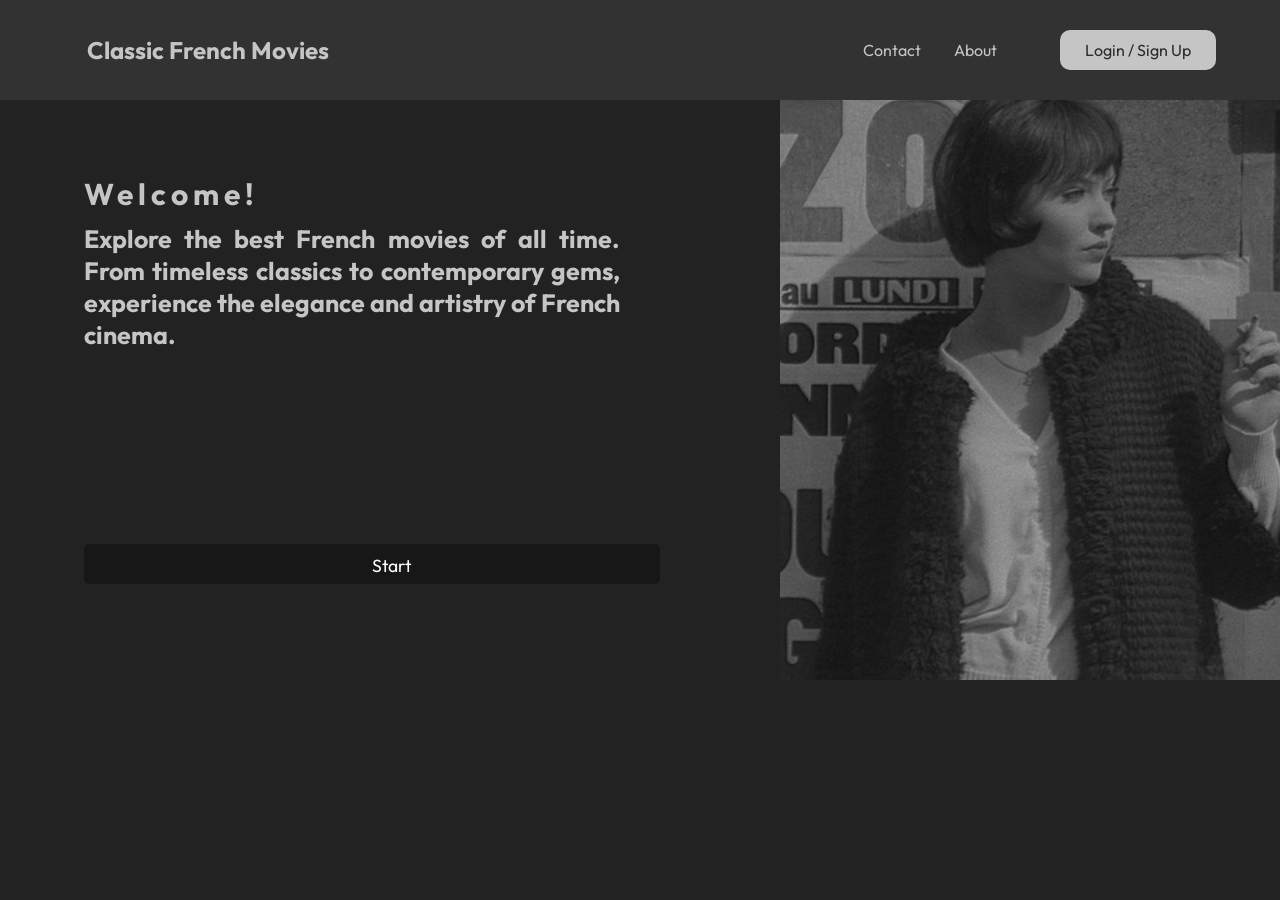
<file: index.html>
<!DOCTYPE html>
<html lang="en">

<head>
    <meta charset="UTF-8">
    <meta name="viewport" content="width=device-width, initial-scale=1.0">
    <title>French Movies</title>
    <link rel="stylesheet" href="css/style.css">
    <link rel="shortcut icon" href="imagens/icon/smoking_rooms_24dp_E3E3E3_FILL0_wght400_GRAD0_opsz24.svg"
        type="image/x-icon">
</head>

<body>
    <nav class="navbar">
        <div class="logo">
            <h1>Classic French Movies</h1>
        </div>
        <div class="menu">
            <a href="#">Contact</a>
            <a href="#">About</a>
            <a id="login" href="login.html">Login / Sign Up</a>

        </div>



    </nav>
    <header class="header">
        <div class="headline">
            <h2 class="principal">Welcome!</h2>
            <h2 class="texto">Explore the best French movies of all time. From timeless classics to contemporary gems,
                experience the elegance and artistry of French cinema.</h2>

            <a class="start-btn" href="start.html">Start</a>
        </div>

        <div class="imagem-a">
            <img src="imagens/vivre_sa_vie_film_en_douze_tableaux-944472124-large.jpg">
        </div>

    </header>
</body>

</html>
</file>
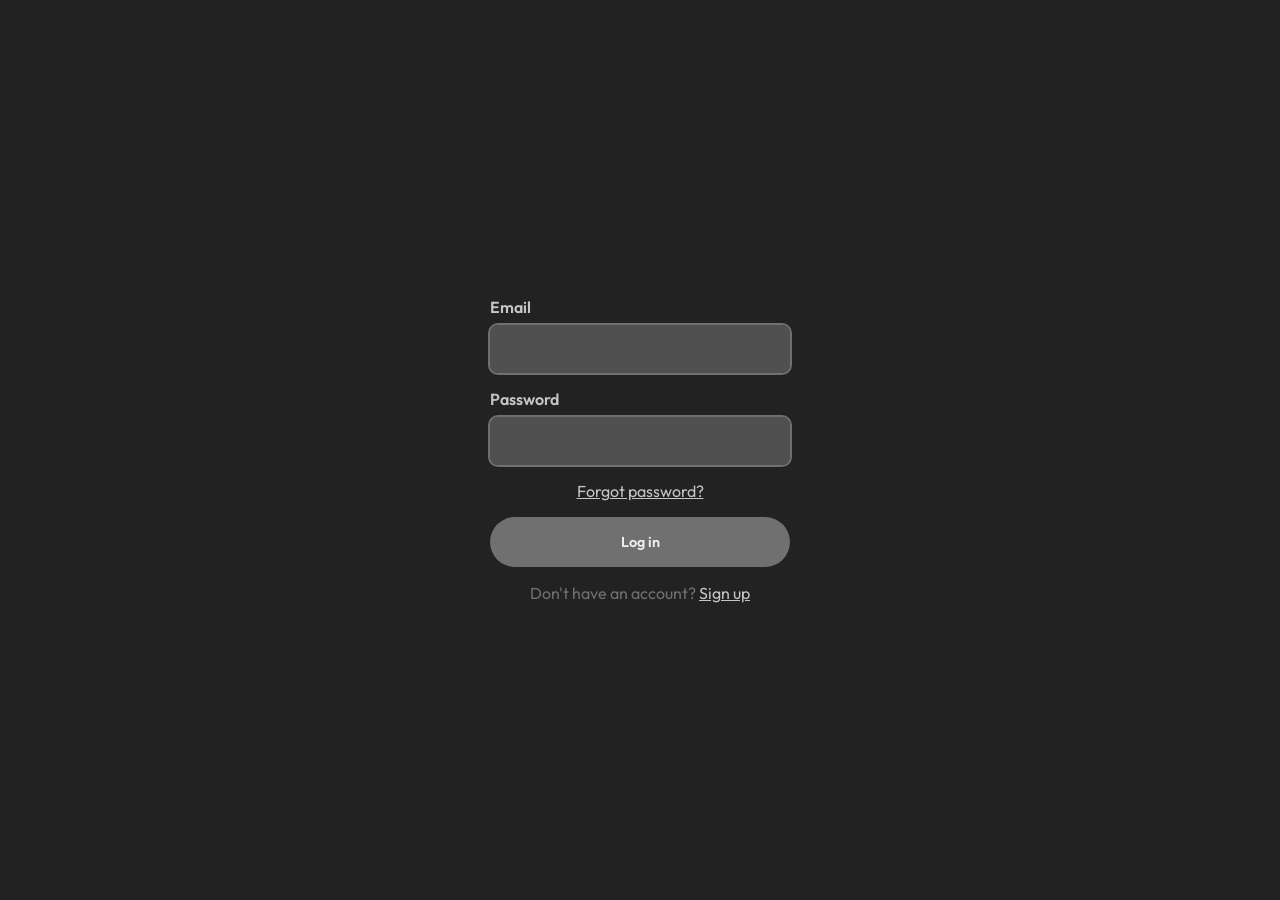
<file: login.html>
<!DOCTYPE html>
<html lang="en">
<head>
    <meta charset="UTF-8">
    <meta name="viewport" content="width=device-width, initial-scale=1.0">
    <link rel="stylesheet" href="css/login.css">
    <title>Login</title>
    <link rel="shortcut icon" href="imagens/icon/smoking_rooms_24dp_E3E3E3_FILL0_wght400_GRAD0_opsz24.svg" type="image/x-icon">
</head>
<body>
<form class="form">
    <span class="input-span">
      <label for="email" class="label">Email</label>
      <input type="email" name="email" id="email"
    /></span>
    <span class="input-span">
      <label for="password" class="label">Password</label>
      <input type="password" name="password" id="password"
    /></span>
    <span class="span"><a href="#">Forgot password?</a></span>
    <input class="submit" type="submit" value="Log in" />
    <span class="span">Don't have an account? <a href="#">Sign up</a></span>
  </form>
  
</body>
</html>
</file>
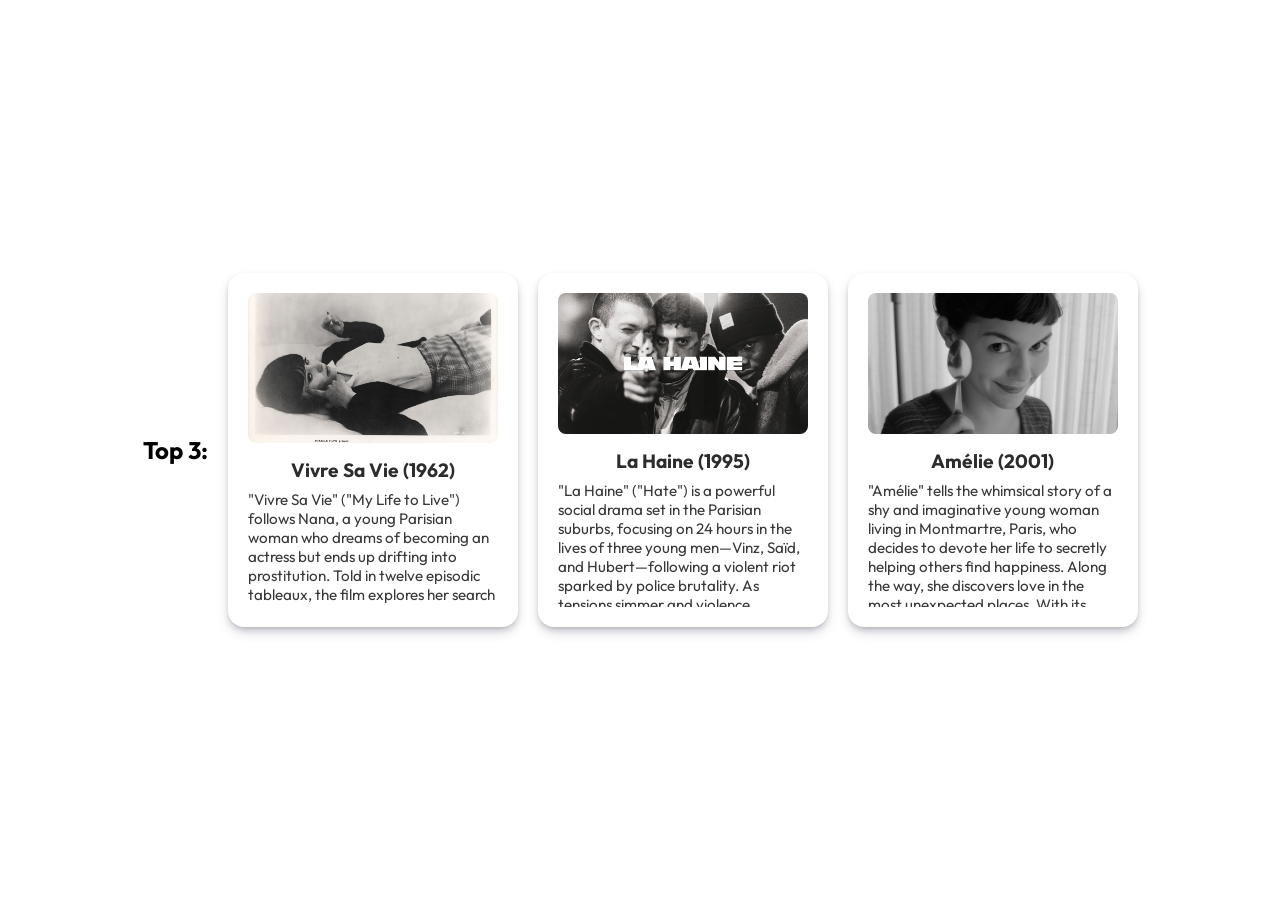
<file: start.html>
<!DOCTYPE html>
<html lang="en">

<head>
  <meta charset="UTF-8" />
  <meta name="viewport" content="width=device-width, initial-scale=1.0" />
  <title>French Movies</title>
  <link rel="stylesheet" href="css/style_start.css" />
  <link rel="shortcut icon" href="imagens/icon/smoking_rooms_24dp_E3E3E3_FILL0_wght400_GRAD0_opsz24.svg"
    type="image/x-icon" />
</head>

<body>
  <header class="header">
    <div class="headline">
        <h2 class="title">Top 3:</h2>
      <div class="card">
        <img src="imagens/vivre-sa-vie-md-web.jpg" class="card-img" />
        <div class="card-content">
          <h3 class="card-title">Vivre Sa Vie (1962)</h3>
          <p class="card-text">"Vivre Sa Vie" ("My Life to Live") follows Nana, a young Parisian woman who dreams of becoming an actress but ends up drifting into prostitution. Told in twelve episodic tableaux, the film explores her search for meaning, identity, and autonomy in a world that constantly objectifies her. Jean-Luc Godard combines philosophical dialogue, documentary-style realism, and experimental techniques to craft a haunting portrait of modern alienation.</p>
        </div>
      </div>

      <div class="card">
        <img src="imagens/La-Haine-Banner.jpg" class="card-img" />
        <div class="card-content">
          <h3 class="card-title">La Haine (1995)</h3>
          <p class="card-text">"La Haine" ("Hate") is a powerful social drama set in the Parisian suburbs, focusing on 24 hours in the lives of three young men—Vinz, Saïd, and Hubert—following a violent riot sparked by police brutality. As tensions simmer and violence threatens to erupt again, the film examines the cycle of hate and the harsh realities of poverty, racism, and police oppression in marginalized communities. It's raw, intense, and tragically relevant.</p>
        </div>
      </div>

      <div class="card">
        <img src="imagens/imageedit_1_7944686282.jpg" class="card-img" />
        <div class="card-content">
          <h3 class="card-title">Amélie (2001)</h3>
          <p class="card-text">"Amélie" tells the whimsical story of a shy and imaginative young woman living in Montmartre, Paris, who decides to devote her life to secretly helping others find happiness. Along the way, she discovers love in the most unexpected places. With its vibrant visuals, quirky characters, and heartwarming tone, the film is a charming celebration of kindness, fate, and the little joys of life.

          </p>
        </div>
      </div>
    </div>
  </header>
</body>

</html>
</file>
<file: css/style.css>
@import url('https://fonts.googleapis.com/css2?family=Outfit:wght@100..900&display=swap');

* {
    box-sizing: border-box;
    font-family: "Outfit", sans-serif;
    --eerie-black: #222222ff;
    --jet: #393939ff;
    --silver: #C5C5C5ff;
    --jet-2: #323232ff;
    --jet-3: #2C2C2Cff;

}

body {
    margin: 0;
    overflow-x: hidden;
    overflow-y: hidden;
}

.navbar {
    display: flex;
    flex-flow: row wrap;
    height: 100px;
    background: var(--jet-2);
    justify-content: center;
    align-items: center;
    width: 100%;
    position: fixed;
    z-index: 10;
}

.logo {
    flex: 20%;
    /* border: 1px solid red;     */
    color: blue;
    text-align: center;
    margin-left: 5%;
}

.logo h1 {
    /* border: 1px solid red;     */
    color: var(--silver);
    text-align: center;

}


.menu {
    flex: 70%;
    text-align: right;
    padding: 20px;
}

.menu a {
    text-decoration: none;
    flex: 70%;
    text-align: right;
    padding: 15px;
}

a {
    color: var(--silver);

}

.menu a:hover {
    flex: 60%;
    text-align: right;
    padding: 15px;
    border-bottom: 3px solid #C5C5C5ff;
}

#login {
    background: var(--silver);
    padding: 10px 25px;
    color: var(--jet-3);
    border-radius: 10px;
    margin-right: 5%;
    margin-left: 5%;
}

#login:hover {
    background: black;
    padding: 10px 25px;
    color: var(--silver);
    border-bottom: 3px solid var(--silver);

}


.header {
    display: flex;
    flex-flow: row wrap;
    position: relative;
    min-height: 100vh;
    background: var(--eerie-black);
    padding-top: 130px;

}

.headline {
    padding: 20px;
    flex: 1;
    max-width: 45%;
    margin-left: 5%;
    position: relative;
    z-index: 2;

}

.principal {
    color: var(--silver);
    font-size: 30px;
    letter-spacing: 5px;
}

.texto {
    font-size: 25px;
    color: var(--silver);
    margin-top: -15px;
    text-align: justify;
}

.start-btn {
    text-align: center;
    position: absolute;
    text-decoration: none;
    padding: 10px 50%;
    margin-top: 30%;
    width: 100%;
    height: 40px;
    font-size: 1.1em;
    cursor: pointer;
    background-color: #171717;
    color: #fff;
    border: none;
    border-radius: 5px;
    transition: all .4s;
}

.start-btn:hover {
    border-radius: 5px;
    transform: translateY(-10px);
    box-shadow: 0 7px 0 -2px var(--silver),
        0 15px 0 -4px var(--jet-3),
        0 16px 10px -3px grey;
}

.start-btn:active {
    transition: all 0.2s;
    transform: translateY(-5px);
    box-shadow: 0 2px 0 -2px var(--silver),
        0 8px 0 -4px var(--jet-3),
        0 12px 10px -3px grey;
}

.imagem-a {
    flex: 1;
    position: relative;
    max-width: 500px;
    height: 650px;
    margin-left: auto;
    z-index: 1;
    top: -100px;
}

.imagem-a img {
    opacity: 60%;
    text-align: center;
    width: 100%;
    height: 100%;
    object-fit: cover;
    transition: opacity 0.4s ease-in-out;
}

.imagem-a img:hover {
    cursor: none;
    opacity: 100%;
    text-align: center;
    width: 100%;
    height: 100%;
    object-fit: cover;
}
</file>
<file: css/login.css>
@import url('https://fonts.googleapis.com/css2?family=Outfit:wght@100..900&display=swap');

* {
    box-sizing: border-box;
    font-family: "Outfit", sans-serif;
    --eerie-black: #222222ff;
    --jet: #393939ff;
    --silver: #C5C5C5ff;
    --jet-2: #323232ff;
    --jet-3: #2C2C2Cff;
}

body {
    margin: 0;
    height: 100vh;
    display: flex;
    justify-content: center;
    align-items: center;
    overflow-x: hidden;
    overflow-y: hidden;
    background-color: var(--eerie-black)
}

.form {
    --bg-light: #efefef;
    --bg-dark: #707070;
    --clr: var(--silver);
    --clr-alpha: #9c9c9c60;
    display: flex;
    flex-direction: column;
    align-items: center;
    gap: 1rem;
    width: 100%;
    max-width: 300px;
}

.form .input-span {
    width: 100%;
    display: flex;
    flex-direction: column;
    gap: 0.5rem;
}

.form input[type="email"],
.form input[type="password"] {
    border-radius: 0.5rem;
    padding: 1rem 0.75rem;
    width: 100%;
    border: none;
    display: flex;
    align-items: center;
    gap: 0.5rem;
    background-color: var(--clr-alpha);
    outline: 2px solid var(--bg-dark);
}

.form input[type="email"]:focus,
.form input[type="password"]:focus {
    outline: 2px solid var(--clr);
}

.label {
    align-self: flex-start;
    color: var(--clr);
    font-weight: 600;
}

.form .submit {
    padding: 1rem 0.75rem;
    width: 100%;
    display: flex;
    align-items: center;
    gap: 0.5rem;
    border-radius: 3rem;
    background-color: var(--bg-dark);
    color: var(--bg-light);
    border: none;
    cursor: pointer;
    transition: all 300ms;
    font-weight: 600;
    font-size: 0.9rem;
}

.form .submit:hover {
    background-color: var(--clr);
    color: var(--bg-dark);
}

.span {
    text-decoration: none;
    color: var(--bg-dark);
}

.span a {
    color: var(--clr);
}
</file>
<file: css/style_start.css>
@import url('https://fonts.googleapis.com/css2?family=Outfit:wght@100..900&display=swap');

:root {
    --eerie-black: #222222ff;
    --jet: #393939ff;
    --silver: #C5C5C5ff;
    --jet-2: #323232ff;
    --jet-3: #2C2C2Cff;
}

* {
    box-sizing: border-box;
    font-family: "Outfit", sans-serif;
    margin: 0;
    padding: 0;
}

html, body {
    height: 100%; 
    overflow: hidden;
}

.header {
    height: 100vh; 
    display: flex;
    justify-content: center;
    align-items: center;
}

.headline {
    display: flex;
    justify-content: center;
    align-items: center;
    gap: 20px;
    flex-wrap: wrap;
    width: 100%;
    max-width: 1000px;
}

.card {
    display: flex;
    flex-direction: column;
    padding: 20px;
    width: 290px;
    height: 354px;
    background: white;
    border-radius: 1rem;
    box-shadow: rgba(50, 50, 93, 0.25) 0px 6px 12px -2px,
                rgba(0, 0, 0, 0.3) 0px 3px 7px -3px;
    transition: all ease-in-out 0.3s;
    overflow: hidden;
    align-items: center;
}

.card:hover {
    background-color: #fdfdfd;
    box-shadow: rgba(0, 0, 0, 0.09) 0px 2px 1px,
                rgba(0, 0, 0, 0.09) 0px 4px 2px,
                rgba(0, 0, 0, 0.09) 0px 8px 4px,
                rgba(0, 0, 0, 0.09) 0px 16px 8px,
                rgba(0, 0, 0, 0.09) 0px 32px 16px;
}

.card-img {
    width: 100%;
    height: 150px;
    object-fit: cover;
    border-radius: 0.5rem;
    margin-bottom: 15px;
}

.card-content {
    display: flex;
    flex-direction: column;
    overflow: hidden;
    height: 100%;
}

.card-title {
    font-size: 1.2em;
    color: var(--jet-3);
    margin-bottom: 8px;
    text-align: center;
}

.card-text {
    font-size: 0.95em;
    color: var(--jet);
    overflow: auto;
    flex-grow: 1;
}
</file>
